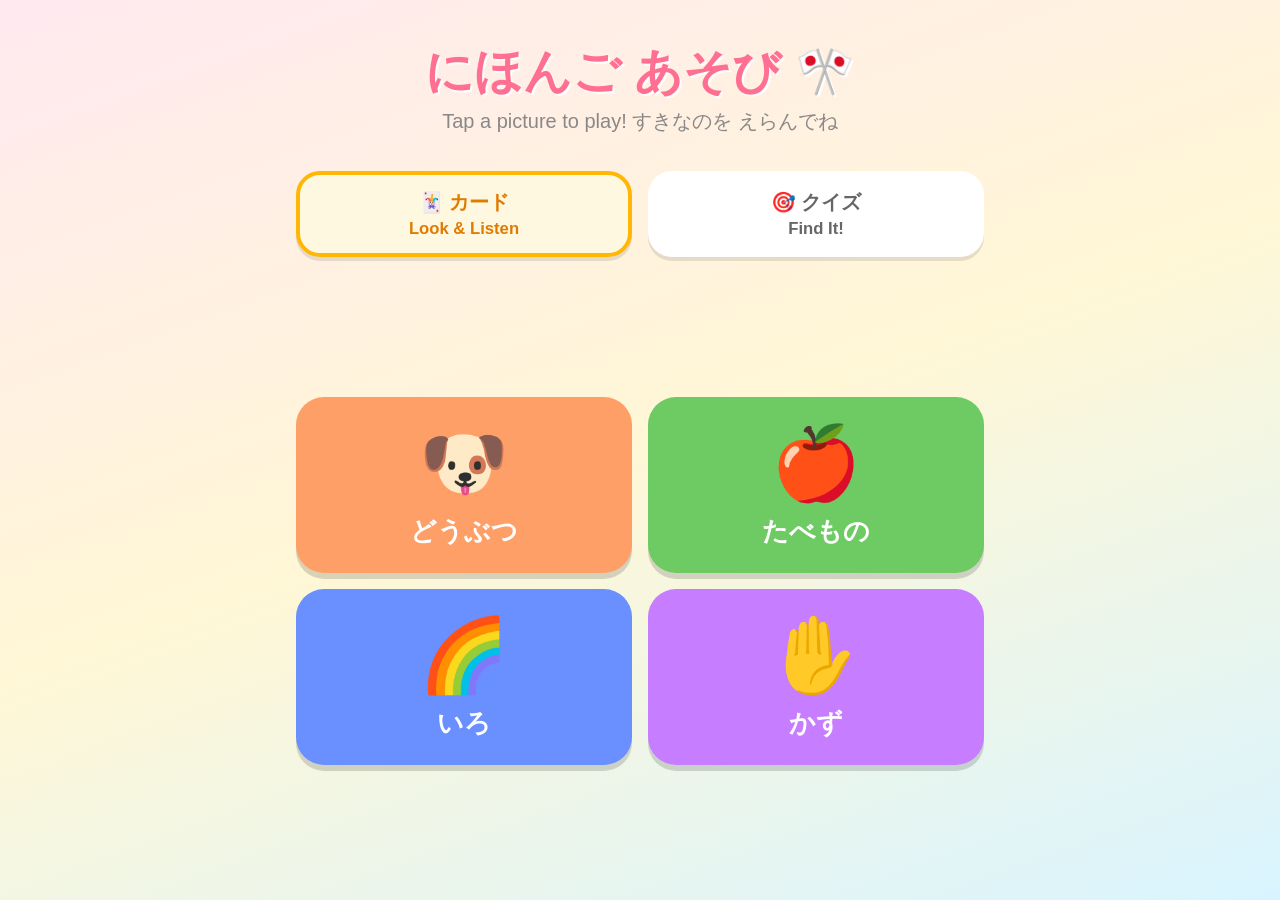
<file: japanese_game_for_kids/index.html>
<!DOCTYPE html>
<html lang="ja">
<head>
<meta charset="UTF-8">
<meta name="viewport" content="width=device-width, initial-scale=1.0, user-scalable=no">
<title>にほんご あそび — Japanese for Little Kids</title>
<style>
  * { margin: 0; padding: 0; box-sizing: border-box; -webkit-tap-highlight-color: transparent; }
  html, body { height: 100%; overflow: hidden; }
  body {
    font-family: "Hiragino Maru Gothic ProN", "Yu Gothic", "Meiryo", "Segoe UI", sans-serif;
    background: linear-gradient(160deg, #ffe9f0 0%, #fff7d6 50%, #d9f4ff 100%);
    display: flex; flex-direction: column; align-items: center;
    user-select: none; touch-action: manipulation;
  }
  .screen { display: none; width: 100%; max-width: 720px; height: 100%; flex-direction: column; align-items: center; padding: 16px; }
  .screen.active { display: flex; }

  /* ---------- Home screen ---------- */
  h1 { font-size: clamp(28px, 7vw, 48px); color: #ff6f91; margin: 24px 0 4px; text-shadow: 2px 2px 0 #fff; }
  .subtitle { font-size: clamp(14px, 3.5vw, 20px); color: #888; margin-bottom: 24px; }
  .cat-grid { display: grid; grid-template-columns: 1fr 1fr; gap: 16px; width: 100%; flex: 1; align-content: center; }
  .cat-btn {
    border: none; border-radius: 28px; padding: 24px 8px; cursor: pointer;
    font-family: inherit; font-size: clamp(18px, 4.5vw, 26px); font-weight: bold; color: #fff;
    box-shadow: 0 6px 0 rgba(0,0,0,0.15); transition: transform .1s;
    display: flex; flex-direction: column; align-items: center; gap: 8px;
  }
  .cat-btn:active { transform: translateY(4px); box-shadow: 0 2px 0 rgba(0,0,0,0.15); }
  .cat-btn .big { font-size: clamp(44px, 12vw, 72px); }
  .cat-animals { background: #ff9f68; }
  .cat-food    { background: #6ecb63; }
  .cat-colors  { background: #6a8fff; }
  .cat-numbers { background: #c77dff; }

  /* ---------- Mode picker ---------- */
  .mode-row { display: flex; gap: 16px; width: 100%; margin: 12px 0 20px; }
  .mode-btn {
    flex: 1; border: 4px solid transparent; border-radius: 24px; padding: 14px 6px;
    font-family: inherit; font-size: clamp(15px, 4vw, 20px); font-weight: bold; cursor: pointer;
    background: #fff; color: #666; box-shadow: 0 4px 0 rgba(0,0,0,0.1);
  }
  .mode-btn.selected { border-color: #ffb703; color: #e07b00; background: #fff8e1; }

  /* ---------- Shared top bar ---------- */
  .topbar { display: flex; width: 100%; align-items: center; justify-content: space-between; margin-bottom: 8px; }
  .home-btn {
    border: none; background: #fff; border-radius: 50%; width: 56px; height: 56px;
    font-size: 28px; cursor: pointer; box-shadow: 0 4px 0 rgba(0,0,0,0.12);
  }
  .home-btn:active { transform: translateY(3px); box-shadow: 0 1px 0 rgba(0,0,0,0.12); }
  .stars { font-size: clamp(20px, 5vw, 28px); letter-spacing: 2px; min-height: 1.2em; }

  /* ---------- Flashcard mode ---------- */
  .card {
    flex: 1; width: 100%; max-height: 60vh; background: #fff; border-radius: 36px;
    box-shadow: 0 10px 24px rgba(0,0,0,0.12); display: flex; flex-direction: column;
    align-items: center; justify-content: center; gap: 8px; cursor: pointer; margin: 8px 0;
  }
  .card .emoji { font-size: clamp(90px, 26vw, 180px); line-height: 1.1; }
  .card .ja { font-size: clamp(36px, 10vw, 64px); font-weight: bold; color: #333; }
  .card .en { font-size: clamp(16px, 4.5vw, 24px); color: #aaa; }
  .card.pop { animation: pop .35s ease; }
  @keyframes pop { 0% {transform: scale(1);} 40% {transform: scale(1.07);} 100% {transform: scale(1);} }
  .nav-row { display: flex; gap: 16px; width: 100%; padding-bottom: 12px; }
  .nav-btn {
    flex: 1; border: none; border-radius: 24px; padding: 18px 0; font-size: 34px; cursor: pointer;
    background: #ffd166; box-shadow: 0 6px 0 #e0a800;
  }
  .nav-btn:active { transform: translateY(4px); box-shadow: 0 2px 0 #e0a800; }

  /* ---------- Quiz mode ---------- */
  .prompt {
    width: 100%; background: #fff; border-radius: 28px; padding: 18px;
    display: flex; align-items: center; justify-content: center; gap: 14px;
    box-shadow: 0 6px 16px rgba(0,0,0,0.1); margin: 8px 0 18px; cursor: pointer;
  }
  .prompt .speaker { font-size: 40px; }
  .prompt .word { font-size: clamp(32px, 9vw, 52px); font-weight: bold; color: #ff6f91; }
  .choices { display: grid; grid-template-columns: 1fr 1fr 1fr; gap: 14px; width: 100%; }
  .choice {
    border: none; background: #fff; border-radius: 28px; aspect-ratio: 1;
    font-size: clamp(52px, 16vw, 96px); cursor: pointer;
    box-shadow: 0 8px 0 rgba(0,0,0,0.12); transition: transform .1s;
    display: flex; align-items: center; justify-content: center;
  }
  .choice:active { transform: translateY(4px); }
  .choice.correct { background: #d3f9d8; animation: pop .4s ease; }
  .choice.wrong { animation: wobble .45s ease; }
  @keyframes wobble {
    0%,100% { transform: translateX(0); }
    25% { transform: translateX(-10px); }
    75% { transform: translateX(10px); }
  }
  .praise {
    font-size: clamp(28px, 8vw, 44px); font-weight: bold; color: #2fb344;
    min-height: 1.4em; margin-top: 18px; text-align: center;
  }

  /* ---------- Confetti ---------- */
  .confetti {
    position: fixed; font-size: 30px; pointer-events: none; z-index: 99;
    animation: fall 1.4s ease-in forwards;
  }
  @keyframes fall {
    0% { transform: translateY(-10vh) rotate(0deg); opacity: 1; }
    100% { transform: translateY(105vh) rotate(360deg); opacity: 0.3; }
  }
</style>
</head>
<body>

<!-- ============ HOME ============ -->
<div class="screen active" id="screen-home">
  <h1>にほんご あそび 🎌</h1>
  <div class="subtitle">Tap a picture to play! すきなのを えらんでね</div>
  <div class="mode-row">
    <button class="mode-btn selected" id="mode-cards" onclick="setMode('cards')">🃏 カード<br><small>Look &amp; Listen</small></button>
    <button class="mode-btn" id="mode-quiz" onclick="setMode('quiz')">🎯 クイズ<br><small>Find It!</small></button>
  </div>
  <div class="cat-grid">
    <button class="cat-btn cat-animals" onclick="startGame('animals')"><span class="big">🐶</span>どうぶつ</button>
    <button class="cat-btn cat-food"    onclick="startGame('food')"><span class="big">🍎</span>たべもの</button>
    <button class="cat-btn cat-colors"  onclick="startGame('colors')"><span class="big">🌈</span>いろ</button>
    <button class="cat-btn cat-numbers" onclick="startGame('numbers')"><span class="big">✋</span>かず</button>
  </div>
</div>

<!-- ============ FLASHCARDS ============ -->
<div class="screen" id="screen-cards">
  <div class="topbar">
    <button class="home-btn" onclick="goHome()">🏠</button>
    <div class="stars" id="stars-cards"></div>
    <div style="width:56px"></div>
  </div>
  <div class="card" id="card" onclick="speakCurrent(true)">
    <div class="emoji" id="card-emoji"></div>
    <div class="ja" id="card-ja"></div>
    <div class="en" id="card-en"></div>
  </div>
  <div class="nav-row">
    <button class="nav-btn" onclick="prevCard()">⬅️</button>
    <button class="nav-btn" onclick="speakCurrent(true)">🔊</button>
    <button class="nav-btn" onclick="nextCard()">➡️</button>
  </div>
</div>

<!-- ============ QUIZ ============ -->
<div class="screen" id="screen-quiz">
  <div class="topbar">
    <button class="home-btn" onclick="goHome()">🏠</button>
    <div class="stars" id="stars-quiz"></div>
    <div style="width:56px"></div>
  </div>
  <div class="prompt" onclick="speakQuiz()">
    <span class="speaker">🔊</span>
    <span class="word" id="quiz-word"></span>
    <span class="word">は どれ？</span>
  </div>
  <div class="choices" id="choices"></div>
  <div class="praise" id="praise"></div>
</div>

<script>
// Words are loaded from the japanese_words table in Supabase (see schema.sql).
// The list below is the fallback when the database is unreachable (offline use).
const SUPABASE_URL = 'https://pujgfojebzyetxypwytg.supabase.co';
const SUPABASE_KEY = 'eyJhbGciOiJIUzI1NiIsInR5cCI6IkpXVCJ9.eyJpc3MiOiJzdXBhYmFzZSIsInJlZiI6InB1amdmb2plYnp5ZXR4eXB3eXRnIiwicm9sZSI6ImFub24iLCJpYXQiOjE3NzUzNDcwOTcsImV4cCI6MjA5MDkyMzA5N30.VaDkMTOy7R6Cbip9hMh1ZmoBtDoAUZckylJCmYD4k4k';

const WORDS = {
  animals: [
    { emoji: "🐱", ja: "ねこ",   en: "cat" },
    { emoji: "🐶", ja: "いぬ",   en: "dog" },
    { emoji: "🐰", ja: "うさぎ", en: "rabbit" },
    { emoji: "🐘", ja: "ぞう",   en: "elephant" },
    { emoji: "🐟", ja: "さかな", en: "fish" },
    { emoji: "🐦", ja: "とり",   en: "bird" },
    { emoji: "🐻", ja: "くま",   en: "bear" },
    { emoji: "🐷", ja: "ぶた",   en: "pig" },
  ],
  food: [
    { emoji: "🍎", ja: "りんご",   en: "apple" },
    { emoji: "🍌", ja: "バナナ",   en: "banana" },
    { emoji: "🍓", ja: "いちご",   en: "strawberry" },
    { emoji: "🍙", ja: "おにぎり", en: "rice ball" },
    { emoji: "🍞", ja: "パン",     en: "bread" },
    { emoji: "🥛", ja: "ぎゅうにゅう", en: "milk" },
  ],
  colors: [
    { emoji: "🔴", ja: "あか",   en: "red" },
    { emoji: "🔵", ja: "あお",   en: "blue" },
    { emoji: "🟡", ja: "きいろ", en: "yellow" },
    { emoji: "🟢", ja: "みどり", en: "green" },
    { emoji: "⚪", ja: "しろ",   en: "white" },
    { emoji: "⚫", ja: "くろ",   en: "black" },
  ],
  numbers: [
    { emoji: "1️⃣", ja: "いち", en: "one" },
    { emoji: "2️⃣", ja: "に",   en: "two" },
    { emoji: "3️⃣", ja: "さん", en: "three" },
    { emoji: "4️⃣", ja: "よん", en: "four" },
    { emoji: "5️⃣", ja: "ご",   en: "five" },
  ],
};
const PRAISE = ["すごい！", "やったね！", "じょうずだね！", "せいかい！"];

async function loadWordsFromDb() {
  try {
    const res = await fetch(
      SUPABASE_URL + "/rest/v1/japanese_words?select=category,emoji,ja,en&order=category,sort_order",
      { headers: { apikey: SUPABASE_KEY, Authorization: "Bearer " + SUPABASE_KEY } }
    );
    if (!res.ok) return;
    const rows = await res.json();
    const byCat = {};
    for (const r of rows) {
      if (!r.category || !r.emoji || !r.ja) continue;
      (byCat[r.category] = byCat[r.category] || []).push({ emoji: r.emoji, ja: r.ja, en: r.en || "" });
    }
    // The quiz needs 3 choices, so only take categories with at least 3 words
    for (const c of Object.keys(byCat)) {
      if (WORDS[c] && byCat[c].length >= 3) WORDS[c] = byCat[c];
    }
  } catch (e) {
    // Offline or database unavailable — keep the built-in words
  }
}
loadWordsFromDb();

let mode = "cards";
let category = "animals";
let cardIndex = 0;
let quizAnswer = null;
let quizLocked = false;
let stars = 0;

// ---------- speech ----------
let jaVoice = null;
function pickVoice() {
  const voices = speechSynthesis.getVoices();
  jaVoice = voices.find(v => v.lang.startsWith("ja")) || null;
}
if ("speechSynthesis" in window) {
  pickVoice();
  speechSynthesis.onvoiceschanged = pickVoice;
}
// Mobile browsers (iOS Safari, Android Chrome) block speech until a
// user tap "unlocks" audio — do it once on the very first touch.
let speechUnlocked = false;
function unlockSpeech() {
  if (speechUnlocked || !("speechSynthesis" in window)) return;
  speechUnlocked = true;
  const u = new SpeechSynthesisUtterance(" ");
  u.volume = 0;
  speechSynthesis.speak(u);
}
document.addEventListener("pointerdown", unlockSpeech, { once: true, capture: true });
document.addEventListener("touchstart", unlockSpeech, { once: true, capture: true });

function speak(text, rate) {
  if (!("speechSynthesis" in window)) return;
  speechSynthesis.cancel();
  if (!jaVoice) pickVoice(); // voices often load late on mobile
  const u = new SpeechSynthesisUtterance(text);
  u.lang = "ja-JP";
  if (jaVoice) u.voice = jaVoice;
  u.rate = rate || 0.8;
  u.pitch = 1.15;
  // Android Chrome silently drops an utterance spoken in the same tick
  // as cancel(); a short delay (plus resume() for iOS's stuck-paused
  // state) makes it reliable.
  setTimeout(() => {
    speechSynthesis.resume();
    speechSynthesis.speak(u);
  }, 80);
}

// ---------- navigation ----------
function setMode(m) {
  mode = m;
  document.getElementById("mode-cards").classList.toggle("selected", m === "cards");
  document.getElementById("mode-quiz").classList.toggle("selected", m === "quiz");
}
function show(id) {
  document.querySelectorAll(".screen").forEach(s => s.classList.remove("active"));
  document.getElementById(id).classList.add("active");
}
function goHome() {
  speechSynthesis.cancel();
  show("screen-home");
}
function startGame(cat) {
  category = cat;
  if (mode === "cards") {
    cardIndex = 0;
    show("screen-cards");
    renderCard();
  } else {
    stars = 0;
    updateStars();
    show("screen-quiz");
    newQuiz();
  }
}

// ---------- flashcards ----------
function renderCard() {
  const w = WORDS[category][cardIndex];
  document.getElementById("card-emoji").textContent = w.emoji;
  document.getElementById("card-ja").textContent = w.ja;
  document.getElementById("card-en").textContent = w.en;
  const card = document.getElementById("card");
  card.classList.remove("pop");
  void card.offsetWidth;
  card.classList.add("pop");
  speak(w.ja);
}
function speakCurrent(slow) {
  speak(WORDS[category][cardIndex].ja, slow ? 0.7 : 0.8);
}
function nextCard() {
  cardIndex = (cardIndex + 1) % WORDS[category].length;
  renderCard();
}
function prevCard() {
  cardIndex = (cardIndex - 1 + WORDS[category].length) % WORDS[category].length;
  renderCard();
}

// ---------- quiz ----------
function shuffle(arr) {
  const a = arr.slice();
  for (let i = a.length - 1; i > 0; i--) {
    const j = Math.floor(Math.random() * (i + 1));
    [a[i], a[j]] = [a[j], a[i]];
  }
  return a;
}
function newQuiz() {
  quizLocked = false;
  document.getElementById("praise").textContent = "";
  const pool = shuffle(WORDS[category]);
  const options = pool.slice(0, 3);
  quizAnswer = options[Math.floor(Math.random() * options.length)];
  document.getElementById("quiz-word").textContent = quizAnswer.ja;
  const box = document.getElementById("choices");
  box.innerHTML = "";
  options.forEach(w => {
    const btn = document.createElement("button");
    btn.className = "choice";
    btn.textContent = w.emoji;
    btn.onclick = () => pick(btn, w);
    box.appendChild(btn);
  });
  speakQuiz();
}
function speakQuiz() {
  speak(quizAnswer.ja + " は どれ？", 0.85);
}
function pick(btn, w) {
  if (quizLocked) return;
  if (w === quizAnswer) {
    quizLocked = true;
    btn.classList.add("correct");
    stars++;
    updateStars();
    const p = PRAISE[Math.floor(Math.random() * PRAISE.length)];
    document.getElementById("praise").textContent = "⭐ " + p;
    speak(p + "　" + w.ja + "！", 0.9);
    confetti();
    setTimeout(newQuiz, 2200);
  } else {
    btn.classList.add("wrong");
    setTimeout(() => btn.classList.remove("wrong"), 500);
    speak("もういっかい！　" + quizAnswer.ja + " は どれ？", 0.85);
  }
}
function updateStars() {
  const shown = Math.min(stars, 10);
  const text = "⭐".repeat(shown) + (stars > 10 ? " +" + (stars - 10) : "");
  document.getElementById("stars-quiz").textContent = text;
  document.getElementById("stars-cards").textContent = text;
}
function confetti() {
  const emojis = ["🎉", "⭐", "🌸", "✨", "🎈"];
  for (let i = 0; i < 14; i++) {
    const el = document.createElement("div");
    el.className = "confetti";
    el.textContent = emojis[Math.floor(Math.random() * emojis.length)];
    el.style.left = Math.random() * 100 + "vw";
    el.style.animationDelay = Math.random() * 0.4 + "s";
    document.body.appendChild(el);
    setTimeout(() => el.remove(), 2000);
  }
}
</script>
</body>
</html>
</file>
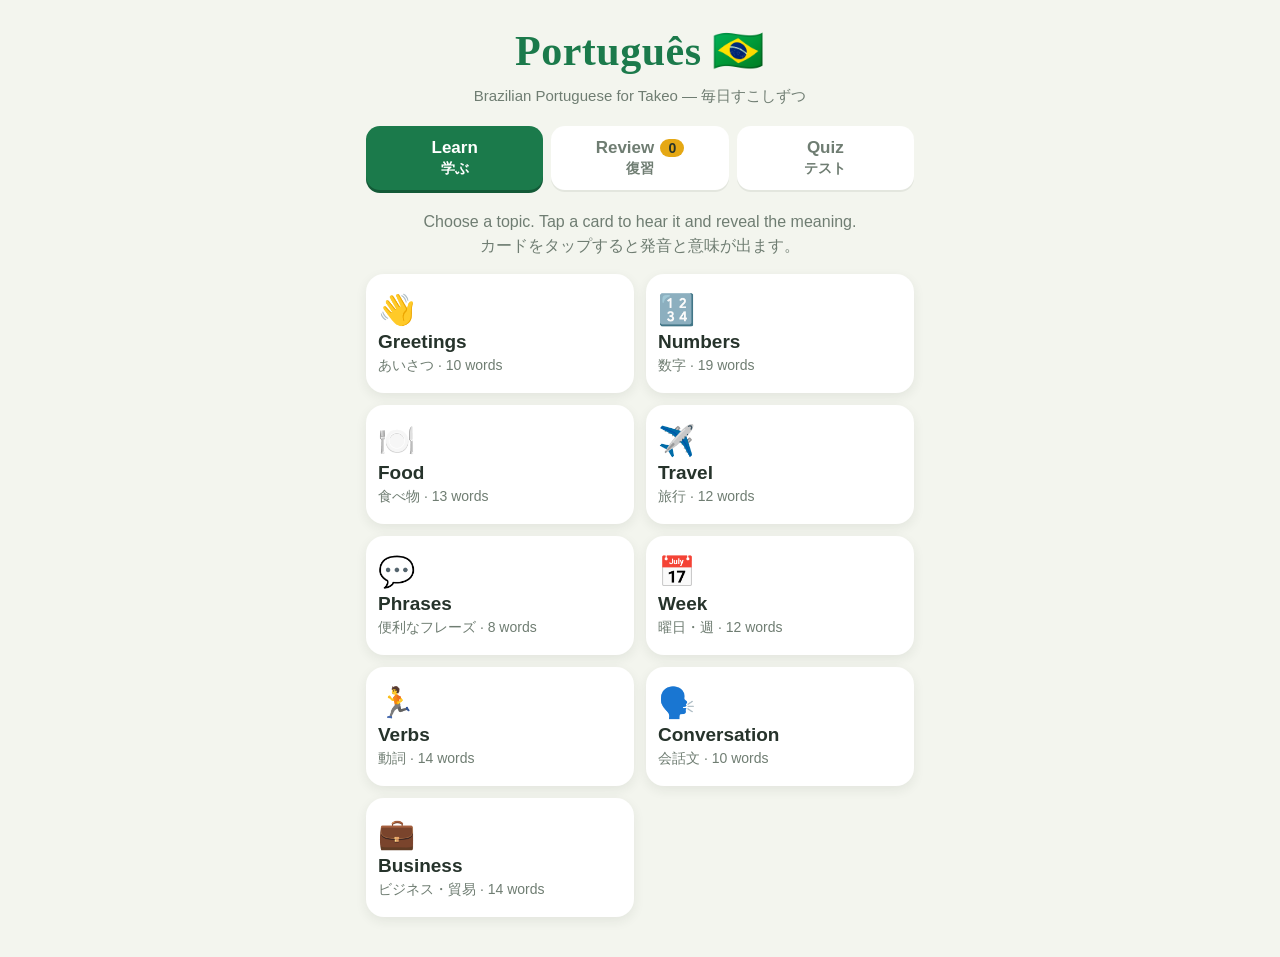
<file: portuguese_game/index.html>
<!DOCTYPE html>
<html lang="pt-BR">
<head>
<meta charset="UTF-8">
<meta name="viewport" content="width=device-width, initial-scale=1.0">
<title>Português — aprender com Takeo</title>
<style>
  :root {
    --ground: #F3F5EE;
    --card: #FFFFFF;
    --card-back: #FBF8EC;
    --ink: #26332B;
    --muted: #6F7D72;
    --verde: #1B7A4B;
    --verde-deep: #135A37;
    --amarelo: #E5A814;
    --amarelo-deep: #B8860B;
    --wrong: #C4453C;
    --right-bg: #DCEFE3;
    --wrong-bg: #F6DDDB;
    --shadow: rgba(38, 51, 43, 0.14);
    --shadow-soft: rgba(38, 51, 43, 0.08);
  }
  @media (prefers-color-scheme: dark) {
    :root {
      --ground: #14201A;
      --card: #1E2C24;
      --card-back: #24332A;
      --ink: #E8EEE8;
      --muted: #93A398;
      --verde: #3FA76F;
      --verde-deep: #2C7A50;
      --amarelo: #E5B542;
      --amarelo-deep: #C09329;
      --wrong: #E06A61;
      --right-bg: #23483330;
      --right-bg: #234833;
      --wrong-bg: #4A2A27;
      --shadow: rgba(0, 0, 0, 0.4);
      --shadow-soft: rgba(0, 0, 0, 0.25);
    }
  }
  :root[data-theme="light"] {
    --ground: #F3F5EE; --card: #FFFFFF; --card-back: #FBF8EC;
    --ink: #26332B; --muted: #6F7D72;
    --verde: #1B7A4B; --verde-deep: #135A37;
    --amarelo: #E5A814; --amarelo-deep: #B8860B;
    --wrong: #C4453C; --right-bg: #DCEFE3; --wrong-bg: #F6DDDB;
    --shadow: rgba(38, 51, 43, 0.14); --shadow-soft: rgba(38, 51, 43, 0.08);
  }
  :root[data-theme="dark"] {
    --ground: #14201A; --card: #1E2C24; --card-back: #24332A;
    --ink: #E8EEE8; --muted: #93A398;
    --verde: #3FA76F; --verde-deep: #2C7A50;
    --amarelo: #E5B542; --amarelo-deep: #C09329;
    --wrong: #E06A61; --right-bg: #234833; --wrong-bg: #4A2A27;
    --shadow: rgba(0, 0, 0, 0.4); --shadow-soft: rgba(0, 0, 0, 0.25);
  }

  * { margin: 0; padding: 0; box-sizing: border-box; -webkit-tap-highlight-color: transparent; }
  body {
    font-family: "Segoe UI", -apple-system, "Hiragino Sans", "Yu Gothic", sans-serif;
    background: var(--ground); color: var(--ink);
    display: flex; justify-content: center; min-height: 100vh;
    font-size: 18px; line-height: 1.5;
  }
  .app { width: 100%; max-width: 580px; padding: 20px 16px 40px; }
  button { font-family: inherit; color: inherit; cursor: pointer; }
  button:focus-visible { outline: 3px solid var(--amarelo); outline-offset: 2px; }

  /* ---------- Header ---------- */
  header { text-align: center; margin-bottom: 18px; }
  h1 {
    font-family: Georgia, "Times New Roman", serif;
    font-size: clamp(30px, 7vw, 42px); color: var(--verde);
    letter-spacing: 0.5px;
  }
  .tagline { color: var(--muted); font-size: 15px; margin-top: 2px; }

  /* ---------- Tabs ---------- */
  .tabs { display: flex; gap: 8px; margin-bottom: 20px; }
  .tab {
    flex: 1; padding: 12px 4px; border: none; border-radius: 14px;
    background: var(--card); color: var(--muted); font-size: 17px; font-weight: 600;
    box-shadow: 0 2px 0 var(--shadow-soft);
  }
  .tab.active { background: var(--verde); color: #fff; box-shadow: 0 3px 0 var(--verde-deep); }
  .tab .badge {
    display: inline-block; min-width: 24px; padding: 1px 7px; margin-left: 6px;
    border-radius: 12px; background: var(--amarelo); color: #26332B; font-size: 14px;
  }

  /* ---------- Panels ---------- */
  .panel { display: none; }
  .panel.active { display: block; }
  .hint { color: var(--muted); font-size: 16px; text-align: center; margin: 10px 0 16px; }

  /* ---------- Category grid ---------- */
  .cat-grid { display: grid; grid-template-columns: 1fr 1fr; gap: 12px; }
  .cat-btn {
    border: none; border-radius: 18px; padding: 18px 12px; text-align: left;
    background: var(--card); box-shadow: 0 4px 12px var(--shadow-soft);
    display: flex; flex-direction: column; gap: 4px;
  }
  .cat-btn:active { transform: translateY(2px); }
  .cat-btn .icon { font-size: 30px; }
  .cat-btn .name { font-size: 19px; font-weight: 700; }
  .cat-btn .sub { font-size: 14px; color: var(--muted); }
  .cat-btn.all { grid-column: 1 / -1; flex-direction: row; align-items: center; gap: 12px; }

  /* ---------- Flashcard ---------- */
  .study-top {
    display: flex; align-items: center; justify-content: space-between; margin-bottom: 12px;
  }
  .back-btn {
    border: none; background: var(--card); border-radius: 12px; padding: 10px 16px;
    font-size: 16px; box-shadow: 0 2px 0 var(--shadow-soft);
  }
  .progress { color: var(--muted); font-size: 16px; font-variant-numeric: tabular-nums; }
  .flashcard {
    width: 100%; min-height: 300px; border: none; border-radius: 24px;
    background: var(--card); box-shadow: 0 10px 26px var(--shadow);
    display: flex; flex-direction: column; align-items: center; justify-content: center;
    gap: 14px; padding: 28px 20px; text-align: center;
  }
  .flashcard.revealed { background: var(--card-back); }
  .pt-word {
    font-family: Georgia, "Times New Roman", serif;
    font-size: clamp(34px, 8vw, 52px); color: var(--ink); text-wrap: balance;
  }
  .meanings { display: none; flex-direction: column; gap: 6px; }
  .flashcard.revealed .meanings { display: flex; }
  .meaning-en { font-size: 24px; font-weight: 600; }
  .meaning-ja { font-size: 22px; color: var(--muted); }
  .meaning-note {
    font-size: 16px; color: var(--muted); line-height: 1.6;
    margin-top: 10px; padding-top: 10px;
    border-top: 1px dashed var(--muted); max-width: 46ch;
  }
  .tap-hint { font-size: 15px; color: var(--muted); }
  .flashcard.revealed .tap-hint { display: none; }

  .audio-row { display: flex; gap: 12px; justify-content: center; margin: 14px 0; }
  .audio-btn {
    border: none; border-radius: 14px; padding: 12px 22px; font-size: 18px;
    background: var(--card); box-shadow: 0 3px 0 var(--shadow-soft);
  }
  .grade-row { display: flex; gap: 12px; }
  .grade-btn {
    flex: 1; border: none; border-radius: 16px; padding: 16px 8px;
    font-size: 18px; font-weight: 700; color: #fff;
  }
  .grade-hard { background: var(--wrong); box-shadow: 0 4px 0 #8F2F28; }
  .grade-easy { background: var(--verde); box-shadow: 0 4px 0 var(--verde-deep); }
  .grade-btn small { display: block; font-weight: 400; font-size: 13px; opacity: 0.85; }
  .grade-btn:active { transform: translateY(2px); }

  .done-box { text-align: center; padding: 50px 20px; }
  .done-box .big { font-size: 54px; margin-bottom: 10px; }
  .done-box p { color: var(--muted); margin-top: 6px; }

  /* ---------- Quiz ---------- */
  .quiz-q {
    background: var(--card); border-radius: 20px; padding: 24px 18px; text-align: center;
    box-shadow: 0 6px 18px var(--shadow-soft); margin-bottom: 16px;
  }
  .quiz-q .pt-word { font-size: clamp(26px, 6vw, 38px); }
  .quiz-q .ask { color: var(--muted); font-size: 15px; margin-bottom: 6px; }
  .options { display: flex; flex-direction: column; gap: 10px; }
  .option {
    border: none; border-radius: 14px; padding: 16px 14px; font-size: 19px;
    background: var(--card); box-shadow: 0 3px 0 var(--shadow-soft); text-align: left;
  }
  .option .ja-small { color: var(--muted); font-size: 15px; margin-left: 8px; }
  .option.right { background: var(--right-bg); }
  .option.wrongpick { background: var(--wrong-bg); }
  .quiz-score { text-align: center; color: var(--muted); margin-top: 14px; font-variant-numeric: tabular-nums; }

  @media (prefers-reduced-motion: reduce) {
    * { transition: none !important; animation: none !important; }
  }
</style>
</head>
<body>
<div class="app">
  <header>
    <h1>Português 🇧🇷</h1>
    <div class="tagline">Brazilian Portuguese for Takeo — 毎日すこしずつ</div>
  </header>

  <div class="tabs">
    <button class="tab active" data-tab="learn">Learn<br><small>学ぶ</small></button>
    <button class="tab" data-tab="review">Review<span class="badge" id="due-badge">0</span><br><small>復習</small></button>
    <button class="tab" data-tab="quiz">Quiz<br><small>テスト</small></button>
  </div>

  <!-- LEARN: pick category -->
  <div class="panel active" id="panel-learn">
    <p class="hint">Choose a topic. Tap a card to hear it and reveal the meaning.<br>カードをタップすると発音と意味が出ます。</p>
    <div class="cat-grid" id="learn-cats"></div>
  </div>

  <!-- REVIEW -->
  <div class="panel" id="panel-review"></div>

  <!-- QUIZ: pick category -->
  <div class="panel" id="panel-quiz">
    <p class="hint">10 questions. Wrong answers come back in Review.<br>間違えた単語は復習に戻ります。</p>
    <div class="cat-grid" id="quiz-cats"></div>
  </div>

  <!-- STUDY (flashcards) -->
  <div class="panel" id="panel-study">
    <div class="study-top">
      <button class="back-btn" id="study-back">← Back</button>
      <div class="progress" id="study-progress"></div>
    </div>
    <button class="flashcard" id="flashcard">
      <div class="pt-word" id="fc-pt"></div>
      <div class="meanings">
        <div class="meaning-en" id="fc-en"></div>
        <div class="meaning-ja" id="fc-ja"></div>
        <div class="meaning-note" id="fc-note"></div>
      </div>
      <div class="tap-hint">tap to reveal ▾</div>
    </button>
    <div class="audio-row">
      <button class="audio-btn" id="fc-say">🔊 Ouvir</button>
      <button class="audio-btn" id="fc-slow">🐢 Devagar (slow)</button>
    </div>
    <div class="grade-row">
      <button class="grade-btn grade-hard" id="grade-hard">むずかしい<small>Hard — see it again soon</small></button>
      <button class="grade-btn grade-easy" id="grade-easy">おぼえた！<small>Easy — wait longer</small></button>
    </div>
  </div>

  <!-- QUIZ PLAY -->
  <div class="panel" id="panel-quizplay">
    <div class="study-top">
      <button class="back-btn" id="quiz-back">← Back</button>
      <div class="progress" id="quiz-progress"></div>
    </div>
    <div class="quiz-q">
      <div class="ask" id="q-ask"></div>
      <div class="pt-word" id="q-word"></div>
    </div>
    <div class="options" id="q-options"></div>
    <div class="quiz-score" id="q-score"></div>
  </div>
</div>

<script>
// Words are loaded from the portuguese_words table in Supabase (see schema.sql).
// The list below is the fallback when the database is unreachable.
const SUPABASE_URL = 'https://pujgfojebzyetxypwytg.supabase.co';
const SUPABASE_KEY = 'eyJhbGciOiJIUzI1NiIsInR5cCI6IkpXVCJ9.eyJpc3MiOiJzdXBhYmFzZSIsInJlZiI6InB1amdmb2plYnp5ZXR4eXB3eXRnIiwicm9sZSI6ImFub24iLCJpYXQiOjE3NzUzNDcwOTcsImV4cCI6MjA5MDkyMzA5N30.VaDkMTOy7R6Cbip9hMh1ZmoBtDoAUZckylJCmYD4k4k';

const CATS = [
  { key: "cumprimentos", icon: "👋", name: "Greetings", sub: "あいさつ" },
  { key: "numeros",      icon: "🔢", name: "Numbers",   sub: "数字" },
  { key: "comida",       icon: "🍽️", name: "Food",      sub: "食べ物" },
  { key: "viagem",       icon: "✈️", name: "Travel",    sub: "旅行" },
  { key: "frases",       icon: "💬", name: "Phrases",   sub: "便利なフレーズ" },
  { key: "semana",       icon: "📅", name: "Week",      sub: "曜日・週" },
  { key: "verbos",       icon: "🏃", name: "Verbs",     sub: "動詞" },
  { key: "conversa",     icon: "🗣️", name: "Conversation", sub: "会話文" },
  { key: "negocios",     icon: "💼", name: "Business",  sub: "ビジネス・貿易" },
];

let WORDS = {
  cumprimentos: [
    { pt: "Prazer em conhecer", en: "Nice to meet you", ja: "はじめまして",
      note: "prazer = pleasure（喜び） / em = in / conhecer = to know（知る） → “pleasure in knowing you”" },
    { pt: "Como você está?", en: "How are you?", ja: "お元気ですか？",
      note: "como = how / você = you / está = are（estar の活用）" },
    { pt: "Como vai?", en: "How's it going?", ja: "調子はどうですか？",
      note: "como = how / vai = goes（ir の活用） → “how goes it?”" },
    { pt: "Há quanto tempo!", en: "Long time no see!", ja: "お久しぶりです！",
      note: "há = it has been / quanto = how much / tempo = time（時間） → “it's been so much time!”" },
    { pt: "Seja bem-vindo", en: "Welcome", ja: "ようこそ",
      note: "seja = be（ser の命令形） / bem = well（よく） / vindo = come（来た） → “be well-come”" },
    { pt: "Até logo", en: "See you soon", ja: "また後でね",
      note: "até = until（〜まで） / logo = soon（すぐ）" },
    { pt: "Até amanhã", en: "See you tomorrow", ja: "また明日",
      note: "até = until（〜まで） / amanhã = tomorrow（明日）" },
    { pt: "Bom fim de semana", en: "Have a good weekend", ja: "よい週末を",
      note: "bom = good / fim = end（終わり） / de = of / semana = week（週） → “good end of week”" },
    { pt: "Faz tempo que não te vejo", en: "I haven't seen you in a while", ja: "しばらく会っていませんでしたね",
      note: "faz tempo = it's been a while / que = that / não te vejo = I don't see you（te = あなたを, vejo = 見る）" },
    { pt: "Cuide-se", en: "Take care", ja: "気をつけてね・お大事に",
      note: "cuidar = to take care（世話する） + se = yourself（自分を）" },
  ],
  numeros: [
    { pt: "onze",      en: "eleven (11)",    ja: "十一" },
    { pt: "doze",      en: "twelve (12)",    ja: "十二" },
    { pt: "treze",     en: "thirteen (13)",  ja: "十三" },
    { pt: "catorze",   en: "fourteen (14)",  ja: "十四" },
    { pt: "quinze",    en: "fifteen (15)",   ja: "十五" },
    { pt: "dezesseis", en: "sixteen (16)",   ja: "十六", note: "dez (10) + e (と) + seis (6)" },
    { pt: "dezessete", en: "seventeen (17)", ja: "十七", note: "dez (10) + e (と) + sete (7)" },
    { pt: "dezoito",   en: "eighteen (18)",  ja: "十八", note: "dez (10) + oito (8)" },
    { pt: "dezenove",  en: "nineteen (19)",  ja: "十九", note: "dez (10) + nove (9)" },
    { pt: "vinte",     en: "twenty (20)",    ja: "二十" },
    { pt: "trinta",    en: "thirty (30)",    ja: "三十" },
    { pt: "quarenta",  en: "forty (40)",     ja: "四十", note: "quatro (4) が語源" },
    { pt: "cinquenta", en: "fifty (50)",     ja: "五十", note: "cinco (5) が語源" },
    { pt: "sessenta",  en: "sixty (60)",     ja: "六十", note: "seis (6) が語源" },
    { pt: "setenta",   en: "seventy (70)",   ja: "七十", note: "sete (7) が語源" },
    { pt: "oitenta",   en: "eighty (80)",    ja: "八十", note: "oito (8) が語源" },
    { pt: "noventa",   en: "ninety (90)",    ja: "九十", note: "nove (9) が語源" },
    { pt: "cem",       en: "one hundred (100)", ja: "百" },
    { pt: "mil",       en: "one thousand (1000)", ja: "千" },
  ],
  comida: [
    { pt: "o café da manhã", en: "breakfast", ja: "朝食",
      note: "café = coffee（コーヒー） / da manhã = of the morning（朝の, de + a） → “morning coffee”" },
    { pt: "o almoço",   en: "lunch",  ja: "昼食" },
    { pt: "o jantar",   en: "dinner", ja: "夕食" },
    { pt: "o churrasco", en: "Brazilian barbecue", ja: "シュラスコ（ブラジル式焼肉）" },
    { pt: "a feijoada", en: "feijoada (black bean & meat stew)", ja: "フェイジョアーダ（豆と肉の煮込み）",
      note: "feijão = beans（豆）が語源 — ブラジルの国民食" },
    { pt: "o suco de laranja", en: "orange juice", ja: "オレンジジュース",
      note: "suco = juice（ジュース） / de = of / laranja = orange（オレンジ）" },
    { pt: "a sobremesa", en: "dessert", ja: "デザート",
      note: "sobre = over（〜の上に） / mesa = table（テーブル） → “after the meal, on the table”" },
    { pt: "o legume",   en: "vegetable", ja: "野菜" },
    { pt: "o queijo",   en: "cheese",    ja: "チーズ" },
    { pt: "o açúcar",   en: "sugar",     ja: "砂糖" },
    { pt: "o sal",      en: "salt",      ja: "塩" },
    { pt: "Está delicioso!", en: "It's delicious!", ja: "おいしいです！",
      note: "está = is（estar） / delicioso = delicious（おいしい）" },
    { pt: "Estou com fome", en: "I'm hungry", ja: "お腹がすきました",
      note: "estou = I am（estar） / com = with（〜と共に） / fome = hunger（空腹） → “I am with hunger”" },
  ],
  viagem: [
    { pt: "a praia",      en: "beach",    ja: "ビーチ" },
    { pt: "a passagem",   en: "ticket (plane / bus)", ja: "航空券・乗車券",
      note: "passar = to pass（通る）が語源 → “a passing”" },
    { pt: "o voo",        en: "flight",   ja: "フライト（便）",
      note: "voar = to fly（飛ぶ）が語源" },
    { pt: "a mala",       en: "suitcase", ja: "スーツケース" },
    { pt: "o passaporte", en: "passport", ja: "パスポート" },
    { pt: "a reserva",    en: "reservation", ja: "予約",
      note: "reservar = to reserve（予約する）が語源" },
    { pt: "o câmbio",     en: "currency exchange", ja: "両替・為替" },
    { pt: "a diária",     en: "daily rate (hotel)", ja: "宿泊料金（1泊分）",
      note: "dia = day（日）が語源 → “per-day charge”" },
    { pt: "Que horas sai o ônibus?", en: "What time does the bus leave?", ja: "バスは何時に出ますか？",
      note: "que horas = what time（何時） / sai = leaves（sair の活用） / o ônibus = the bus" },
    { pt: "Pode me levar ao hotel?", en: "Can you take me to the hotel?", ja: "ホテルまで連れて行ってもらえますか？",
      note: "pode = can（poder） / me levar = take me（私を連れて行く） / ao = to the（a + o） / hotel" },
    { pt: "É longe daqui?", en: "Is it far from here?", ja: "ここから遠いですか？",
      note: "é = is（ser） / longe = far（遠い） / daqui = from here（de + aqui, ここから）" },
    { pt: "Estou perdido", en: "I am lost", ja: "道に迷いました",
      note: "estou = I am（estar） / perdido = lost（perder = to lose の過去分詞）" },
  ],
  frases: [
    { pt: "Eu não entendo",     en: "I don't understand",      ja: "わかりません",
      note: "eu = I（私） / não = not / entendo = understand（entender の活用）" },
    { pt: "Fala inglês?",       en: "Do you speak English?",   ja: "英語を話せますか？",
      note: "fala = speak（falar の活用） / inglês = English（英語）" },
    { pt: "Meu nome é Takeo",   en: "My name is Takeo",        ja: "私の名前はタケオです",
      note: "meu = my（私の） / nome = name（名前） / é = is（ser の活用）" },
    { pt: "Pode repetir?",      en: "Can you repeat?",         ja: "もう一度お願いします",
      note: "pode = can（poder の活用） / repetir = to repeat（繰り返す）" },
    { pt: "Eu sou do Japão",    en: "I am from Japan",         ja: "日本から来ました",
      note: "eu sou = I am（ser） / do = from the（de + o） / Japão = Japan（日本）" },
    { pt: "Quero isso",         en: "I want this",             ja: "これがほしいです",
      note: "quero = I want（querer の活用） / isso = this（これ）" },
    { pt: "A conta, por favor", en: "The check, please",       ja: "お会計お願いします",
      note: "a conta = the bill（勘定） / por favor = please（お願いします）" },
    { pt: "Está bom",           en: "It's good / OK",          ja: "いいですね",
      note: "está = is（estar の活用） / bom = good（良い）" },
  ],
  semana: [
    { pt: "a semana",       en: "week",      ja: "週" },
    { pt: "segunda-feira",  en: "Monday",    ja: "月曜日",
      note: "segunda = second（第二の） + feira = market day（市の日） → “2nd day”（日曜日から数えて）" },
    { pt: "terça-feira",    en: "Tuesday",   ja: "火曜日",
      note: "terça = third（第三の） + feira → “3rd day”" },
    { pt: "quarta-feira",   en: "Wednesday", ja: "水曜日",
      note: "quarta = fourth（第四の） + feira → “4th day”（quatro = 4 と同じ語源）" },
    { pt: "quinta-feira",   en: "Thursday",  ja: "木曜日",
      note: "quinta = fifth（第五の） + feira → “5th day”（cinco = 5 と同じ語源）" },
    { pt: "sexta-feira",    en: "Friday",    ja: "金曜日",
      note: "sexta = sixth（第六の） + feira → “6th day”（seis = 6 と同じ語源）" },
    { pt: "sábado",         en: "Saturday",  ja: "土曜日",
      note: "安息日（Sabbath）が語源 — 数字ではない" },
    { pt: "domingo",        en: "Sunday",    ja: "日曜日",
      note: "ラテン語 dies Dominicus（主の日）が語源 — 数字ではない" },
    { pt: "o fim de semana", en: "weekend",  ja: "週末",
      note: "fim = end（終わり） / de = of / semana = week（週）" },
    { pt: "hoje",           en: "today",     ja: "今日" },
    { pt: "amanhã",         en: "tomorrow",  ja: "明日" },
    { pt: "ontem",          en: "yesterday", ja: "昨日" },
  ],
  verbos: [
    { pt: "ser",       en: "to be (permanent)", ja: "〜である（永続的）" },
    { pt: "estar",     en: "to be (right now)", ja: "〜である（一時的）" },
    { pt: "ter",       en: "to have",           ja: "持つ" },
    { pt: "fazer",     en: "to do / to make",   ja: "する・作る" },
    { pt: "ir",        en: "to go",             ja: "行く" },
    { pt: "querer",    en: "to want",           ja: "ほしい・〜したい" },
    { pt: "poder",     en: "can / may",         ja: "できる" },
    { pt: "falar",     en: "to speak",          ja: "話す" },
    { pt: "comer",     en: "to eat",            ja: "食べる" },
    { pt: "beber",     en: "to drink",          ja: "飲む" },
    { pt: "comprar",   en: "to buy",            ja: "買う" },
    { pt: "vender",    en: "to sell",           ja: "売る" },
    { pt: "trabalhar", en: "to work",           ja: "働く" },
    { pt: "entender",  en: "to understand",     ja: "理解する" },
  ],
  conversa: [
    { pt: "Onde você mora?",              en: "Where do you live?",            ja: "どこに住んでいますか？",
      note: "onde = where（どこ） / você = you / mora = live（morar の活用）" },
    { pt: "Eu moro no Japão",             en: "I live in Japan",               ja: "日本に住んでいます",
      note: "eu = I / moro = live（morar の活用） / no = in the（em + o） / Japão = Japan（日本）" },
    { pt: "O que você recomenda?",        en: "What do you recommend?",        ja: "おすすめは何ですか？",
      note: "o que = what（何） / você = you / recomenda = recommend（recomendar の活用）" },
    { pt: "Pode falar mais devagar?",     en: "Can you speak more slowly?",    ja: "もっとゆっくり話してもらえますか？",
      note: "pode = can（poder） / falar = to speak（話す） / mais = more（もっと） / devagar = slowly（ゆっくり）" },
    { pt: "Estou aprendendo português",   en: "I am learning Portuguese",      ja: "ポルトガル語を勉強しています",
      note: "estou = I am（estar） / aprendendo = learning（aprender の進行形） / português = Portuguese" },
    { pt: "Que horas são?",               en: "What time is it?",              ja: "いま何時ですか？",
      note: "que = what（何） / horas = hours（時） / são = are（ser の活用） → “what hours are they?”" },
    { pt: "Hoje está muito quente",       en: "Today is very hot",             ja: "今日はとても暑いです",
      note: "hoje = today（今日） / está = is（estar） / muito = very（とても） / quente = hot（暑い）" },
    { pt: "Vai chover amanhã?",           en: "Will it rain tomorrow?",        ja: "明日は雨が降りますか？",
      note: "vai = will / is going to（ir） / chover = to rain（雨が降る） / amanhã = tomorrow（明日）" },
    { pt: "Quanto tempo demora?",         en: "How long does it take?",        ja: "どのくらい時間がかかりますか？",
      note: "quanto = how much（どのくらい） / tempo = time（時間） / demora = takes（demorar の活用）" },
    { pt: "Foi um prazer falar com você", en: "It was a pleasure talking with you", ja: "お話しできてうれしかったです",
      note: "foi = was（ser の過去形） / um prazer = a pleasure（喜び） / falar = to talk / com você = with you（あなたと）" },
  ],
  negocios: [
    { pt: "empresa",          en: "company",           ja: "会社" },
    { pt: "reunião",          en: "meeting",           ja: "会議" },
    { pt: "contrato",         en: "contract",          ja: "契約" },
    { pt: "preço",            en: "price",             ja: "価格" },
    { pt: "imposto",          en: "tax",               ja: "税金" },
    { pt: "alfândega",        en: "customs",           ja: "税関" },
    { pt: "exportação",       en: "export",            ja: "輸出" },
    { pt: "importação",       en: "import",            ja: "輸入" },
    { pt: "frete",            en: "freight / shipping cost", ja: "運賃・送料" },
    { pt: "fatura",           en: "invoice",           ja: "請求書" },
    { pt: "prazo de entrega", en: "delivery deadline", ja: "納期",
      note: "prazo = deadline / time limit（期限） / de = of（〜の） / entrega = delivery（納品・配達, entregar = to deliver） → “deadline of delivery”" },
    { pt: "fornecedor",       en: "supplier",          ja: "仕入先" },
    { pt: "cliente",          en: "customer",          ja: "顧客" },
    { pt: "Vamos fechar o negócio", en: "Let's close the deal", ja: "取引をまとめましょう",
      note: "vamos = let's（ir の活用） / fechar = to close（閉める） / o negócio = the deal（取引）" },
  ],
};

async function loadWordsFromDb() {
  try {
    const res = await fetch(
      SUPABASE_URL + "/rest/v1/portuguese_words?select=category,pt,en,ja,note&order=category,sort_order",
      { headers: { apikey: SUPABASE_KEY, Authorization: "Bearer " + SUPABASE_KEY } }
    );
    if (!res.ok) return;
    const rows = await res.json();
    const byCat = {};
    for (const r of rows) {
      if (!r.category || !r.pt) continue;
      (byCat[r.category] = byCat[r.category] || []).push({ pt: r.pt, en: r.en || "", ja: r.ja || "", note: r.note || "" });
    }
    for (const c of Object.keys(byCat)) {
      if (WORDS[c] && byCat[c].length >= 4) WORDS[c] = byCat[c];
    }
    renderCatGrids();
    updateDueBadge();
  } catch (e) { /* offline — keep built-in words */ }
}
loadWordsFromDb();

// ---------- speech (pt-BR) ----------
let ptVoice = null;
function pickVoice() {
  const voices = speechSynthesis.getVoices();
  ptVoice = voices.find(v => v.lang.replace("_", "-").toLowerCase() === "pt-br")
         || voices.find(v => v.lang.toLowerCase().startsWith("pt"))
         || null;
}
if ("speechSynthesis" in window) {
  pickVoice();
  speechSynthesis.onvoiceschanged = pickVoice;
}
let speechUnlocked = false;
function unlockSpeech() {
  if (speechUnlocked || !("speechSynthesis" in window)) return;
  speechUnlocked = true;
  const u = new SpeechSynthesisUtterance(" ");
  u.volume = 0;
  speechSynthesis.speak(u);
}
document.addEventListener("pointerdown", unlockSpeech, { once: true, capture: true });
document.addEventListener("touchstart", unlockSpeech, { once: true, capture: true });

function speak(text, rate) {
  if (!("speechSynthesis" in window)) return;
  speechSynthesis.cancel();
  if (!ptVoice) pickVoice();
  const u = new SpeechSynthesisUtterance(text);
  u.lang = "pt-BR";
  if (ptVoice) u.voice = ptVoice;
  u.rate = rate || 0.85;
  setTimeout(() => { speechSynthesis.resume(); speechSynthesis.speak(u); }, 80);
}

// ---------- spaced repetition (Leitner boxes, saved on this device) ----------
const DAY = 86400000;
const INTERVALS = [0, 1, 3, 7, 14, 30]; // days until next review, by box
function loadSrs() {
  try { return JSON.parse(localStorage.getItem("pt_srs") || "{}"); }
  catch (e) { return {}; }
}
function saveSrs(s) { localStorage.setItem("pt_srs", JSON.stringify(s)); }
function grade(word, ok) {
  const s = loadSrs();
  const rec = s[word.pt] || { b: 0 };
  rec.b = ok ? Math.min(rec.b + 1, INTERVALS.length - 1) : 0;
  rec.d = Date.now() + INTERVALS[rec.b] * DAY;
  s[word.pt] = rec;
  saveSrs(s);
  updateDueBadge();
}
function allWords() {
  return Object.values(WORDS).flat();
}
function dueWords() {
  const s = loadSrs();
  const now = Date.now();
  // due = studied before and its wait time has passed
  return allWords().filter(w => s[w.pt] && s[w.pt].d <= now);
}
function updateDueBadge() {
  document.getElementById("due-badge").textContent = dueWords().length;
}

// ---------- tabs & panels ----------
function showPanel(id) {
  document.querySelectorAll(".panel").forEach(p => p.classList.remove("active"));
  document.getElementById(id).classList.add("active");
}
document.querySelectorAll(".tab").forEach(t => t.addEventListener("click", () => {
  document.querySelectorAll(".tab").forEach(x => x.classList.remove("active"));
  t.classList.add("active");
  speechSynthesis.cancel();
  const tab = t.dataset.tab;
  if (tab === "learn") showPanel("panel-learn");
  if (tab === "quiz") showPanel("panel-quiz");
  if (tab === "review") startReview();
}));

// ---------- category grids ----------
function catButton(cat, count, onclick) {
  const b = document.createElement("button");
  b.className = "cat-btn";
  b.innerHTML = '<span class="icon">' + cat.icon + '</span><span class="name">' + cat.name +
                '</span><span class="sub">' + cat.sub + " · " + count + " words</span>";
  b.addEventListener("click", onclick);
  return b;
}
function renderCatGrids() {
  const learn = document.getElementById("learn-cats");
  const quiz = document.getElementById("quiz-cats");
  learn.innerHTML = ""; quiz.innerHTML = "";
  for (const cat of CATS) {
    const n = (WORDS[cat.key] || []).length;
    learn.appendChild(catButton(cat, n, () => startLearn(cat.key)));
    quiz.appendChild(catButton(cat, n, () => startQuiz(WORDS[cat.key])));
  }
  const all = document.createElement("button");
  all.className = "cat-btn all";
  all.innerHTML = '<span class="icon">🇧🇷</span><span><span class="name">Everything mixed</span> <span class="sub">全部ミックス · ' + allWords().length + ' words</span></span>';
  all.addEventListener("click", () => startQuiz(allWords()));
  quiz.appendChild(all);
}

// ---------- flashcard study (Learn & Review share this) ----------
let studyQueue = [];
let studyIndex = 0;
let studyReturnTab = "learn";

function startLearn(catKey) {
  studyQueue = WORDS[catKey].slice();
  studyIndex = 0;
  studyReturnTab = "learn";
  showPanel("panel-study");
  renderStudyCard();
}
function startReview() {
  const due = shuffle(dueWords());
  if (due.length === 0) {
    document.getElementById("panel-review").innerHTML =
      '<div class="done-box"><div class="big">🎉</div><b>Nothing to review right now!</b>' +
      '<p>今日の復習は終わりです。Learn で新しい単語をどうぞ。<br>Words come back here when it is time to remember them again.</p></div>';
    showPanel("panel-review");
    return;
  }
  studyQueue = due;
  studyIndex = 0;
  studyReturnTab = "review";
  showPanel("panel-study");
  renderStudyCard();
}
function renderStudyCard() {
  if (studyIndex >= studyQueue.length) {
    const isReview = studyReturnTab === "review";
    document.getElementById("panel-review").innerHTML =
      '<div class="done-box"><div class="big">👏</div><b>' +
      (isReview ? "Review finished — muito bem!" : "Topic finished — parabéns!") +
      '</b><p>' + studyQueue.length + ' cards done. おつかれさまでした！</p></div>';
    showPanel("panel-review");
    updateDueBadge();
    return;
  }
  const w = studyQueue[studyIndex];
  document.getElementById("fc-pt").textContent = w.pt;
  document.getElementById("fc-en").textContent = w.en;
  document.getElementById("fc-ja").textContent = w.ja;
  const noteEl = document.getElementById("fc-note");
  noteEl.textContent = w.note || "";
  noteEl.style.display = w.note ? "" : "none";
  document.getElementById("flashcard").classList.remove("revealed");
  document.getElementById("study-progress").textContent = (studyIndex + 1) + " / " + studyQueue.length;
  speak(w.pt);
}
document.getElementById("flashcard").addEventListener("click", () => {
  const card = document.getElementById("flashcard");
  const w = studyQueue[studyIndex];
  if (!card.classList.contains("revealed")) {
    card.classList.add("revealed");
  }
  speak(w.pt);
});
document.getElementById("fc-say").addEventListener("click", () => speak(studyQueue[studyIndex].pt));
document.getElementById("fc-slow").addEventListener("click", () => speak(studyQueue[studyIndex].pt, 0.55));
document.getElementById("grade-hard").addEventListener("click", () => {
  grade(studyQueue[studyIndex], false);
  studyIndex++;
  renderStudyCard();
});
document.getElementById("grade-easy").addEventListener("click", () => {
  grade(studyQueue[studyIndex], true);
  studyIndex++;
  renderStudyCard();
});
document.getElementById("study-back").addEventListener("click", () => {
  speechSynthesis.cancel();
  showPanel(studyReturnTab === "review" ? "panel-review" : "panel-learn");
  if (studyReturnTab === "review") startReview();
});

// ---------- quiz ----------
let quizPool = [], quizQs = [], quizIndex = 0, quizRight = 0, quizLocked = false;

function shuffle(arr) {
  const a = arr.slice();
  for (let i = a.length - 1; i > 0; i--) {
    const j = Math.floor(Math.random() * (i + 1));
    [a[i], a[j]] = [a[j], a[i]];
  }
  return a;
}
function startQuiz(pool) {
  quizPool = pool.slice();
  quizQs = shuffle(quizPool).slice(0, 10);
  quizIndex = 0; quizRight = 0;
  showPanel("panel-quizplay");
  renderQuizQ();
}
function renderQuizQ() {
  if (quizIndex >= quizQs.length) {
    const pct = Math.round(100 * quizRight / quizQs.length);
    const cheer = pct === 100 ? "Perfeito! 💯" : pct >= 70 ? "Muito bem! 👏" : "Bom começo — keep going! 💪";
    document.getElementById("panel-review").innerHTML =
      '<div class="done-box"><div class="big">' + (pct >= 70 ? "🌟" : "📚") + '</div><b>' +
      quizRight + " / " + quizQs.length + " correct — " + cheer +
      '</b><p>間違えた単語は Review に入りました。</p></div>';
    showPanel("panel-review");
    updateDueBadge();
    return;
  }
  quizLocked = false;
  const w = quizQs[quizIndex];
  const toPt = Math.random() < 0.5; // half the time: meaning -> Portuguese
  const others = shuffle(quizPool.filter(x => x.pt !== w.pt)).slice(0, 3);
  const options = shuffle([w, ...others]);

  document.getElementById("quiz-progress").textContent = (quizIndex + 1) + " / " + quizQs.length;
  document.getElementById("q-score").textContent = "Score: " + quizRight;
  const ask = document.getElementById("q-ask");
  const word = document.getElementById("q-word");
  const box = document.getElementById("q-options");
  box.innerHTML = "";

  if (toPt) {
    ask.textContent = "Which is Portuguese for … どれがポルトガル語？";
    word.textContent = w.en + "（" + w.ja + "）";
    options.forEach(o => {
      const b = document.createElement("button");
      b.className = "option";
      b.textContent = o.pt;
      b.addEventListener("click", () => answer(b, o, w));
      box.appendChild(b);
    });
  } else {
    ask.textContent = "What does it mean? 意味は？";
    word.textContent = w.pt;
    speak(w.pt);
    options.forEach(o => {
      const b = document.createElement("button");
      b.className = "option";
      b.innerHTML = o.en + '<span class="ja-small">' + o.ja + "</span>";
      b.addEventListener("click", () => answer(b, o, w));
      box.appendChild(b);
    });
  }
}
function answer(btn, picked, correct) {
  if (quizLocked) return;
  quizLocked = true;
  const ok = picked.pt === correct.pt;
  if (ok) { quizRight++; btn.classList.add("right"); }
  else {
    btn.classList.add("wrongpick");
    document.querySelectorAll("#q-options .option").forEach(b => {
      if (b.textContent.startsWith(correct.pt) || b.innerHTML.startsWith(correct.en)) b.classList.add("right");
    });
  }
  grade(correct, ok);
  speak(correct.pt);
  quizIndex++;
  setTimeout(renderQuizQ, ok ? 1300 : 2400);
}
document.getElementById("quiz-back").addEventListener("click", () => {
  speechSynthesis.cancel();
  showPanel("panel-quiz");
});

// ---------- init ----------
renderCatGrids();
updateDueBadge();
</script>
</body>
</html>
</file>
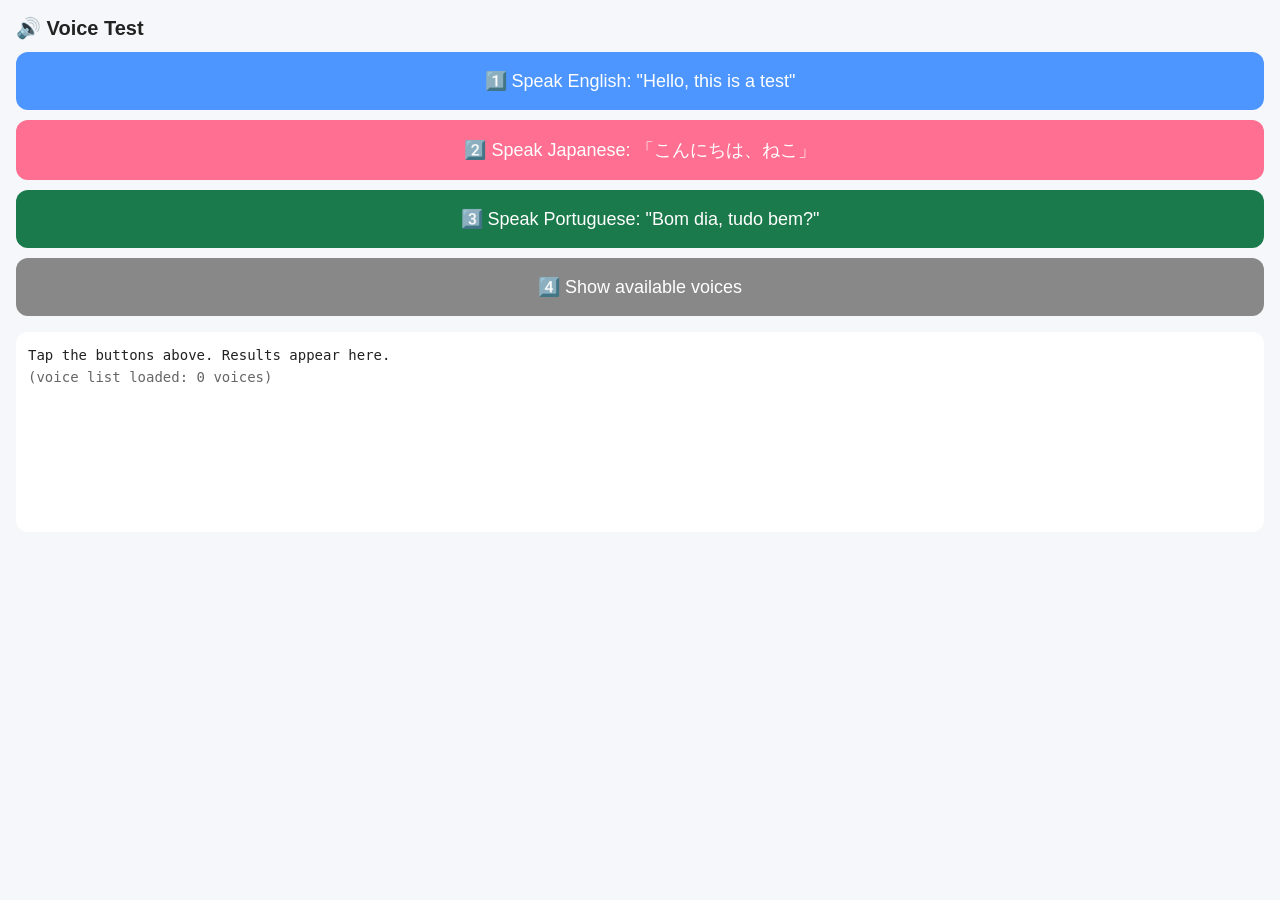
<file: weekly_reports/japanese_game/voice-test.html>
<!DOCTYPE html>
<html lang="en">
<head>
<meta charset="UTF-8">
<meta name="viewport" content="width=device-width, initial-scale=1.0">
<title>Voice Test — にほんご あそび</title>
<style>
  * { box-sizing: border-box; margin: 0; padding: 0; }
  body { font-family: "Segoe UI", sans-serif; padding: 16px; background: #f5f7fa; color: #222; }
  h1 { font-size: 20px; margin-bottom: 12px; }
  button {
    display: block; width: 100%; padding: 18px; margin: 10px 0; font-size: 18px;
    border: none; border-radius: 12px; background: #4d96ff; color: #fff; cursor: pointer;
  }
  button.jp { background: #ff6f91; }
  #log {
    margin-top: 16px; padding: 12px; background: #fff; border-radius: 12px;
    font-family: Consolas, monospace; font-size: 14px; line-height: 1.6;
    white-space: pre-wrap; word-break: break-all; min-height: 200px;
  }
  .ok { color: #2fb344; } .bad { color: #d6336c; } .info { color: #666; }
</style>
</head>
<body>
<h1>🔊 Voice Test</h1>
<button id="test-en">1️⃣ Speak English: "Hello, this is a test"</button>
<button id="test-ja" class="jp">2️⃣ Speak Japanese: 「こんにちは、ねこ」</button>
<button id="test-pt" style="background:#1b7a4b">3️⃣ Speak Portuguese: "Bom dia, tudo bem?"</button>
<button id="list-voices" style="background:#888">4️⃣ Show available voices</button>
<div id="log">Tap the buttons above. Results appear here.</div>
<script>
const log = document.getElementById("log");
function line(msg, cls) {
  const s = document.createElement("div");
  s.textContent = msg;
  if (cls) s.className = cls;
  log.appendChild(s);
}

if (!("speechSynthesis" in window)) {
  line("❌ This browser has NO speech support (speechSynthesis missing).", "bad");
}

function voices() { return speechSynthesis.getVoices(); }

function speakTest(text, lang) {
  speechSynthesis.cancel();
  const u = new SpeechSynthesisUtterance(text);
  u.lang = lang;
  const v = voices().find(v => v.lang.replace("_","-").startsWith(lang.split("-")[0]));
  if (v) { u.voice = v; line("Using voice: " + v.name + " (" + v.lang + ")", "info"); }
  else { line("No installed voice matches " + lang + " — using browser default.", "info"); }
  u.volume = 1;
  u.onstart = () => line("▶ started speaking (" + lang + ") — if you hear nothing, check MEDIA volume.", "ok");
  u.onend   = () => line("✔ finished (" + lang + ")", "ok");
  u.onerror = (e) => line("❌ speech error: " + e.error, "bad");
  setTimeout(() => { speechSynthesis.resume(); speechSynthesis.speak(u); }, 80);
}

document.getElementById("test-en").addEventListener("click", () => speakTest("Hello, this is a test.", "en-US"));
document.getElementById("test-ja").addEventListener("click", () => speakTest("こんにちは、ねこ", "ja-JP"));
document.getElementById("test-pt").addEventListener("click", () => speakTest("Bom dia, tudo bem?", "pt-BR"));
document.getElementById("list-voices").addEventListener("click", () => {
  const all = voices();
  line("Total voices: " + all.length, all.length ? "info" : "bad");
  const ja = all.filter(v => v.lang.replace("_","-").startsWith("ja"));
  if (ja.length) ja.forEach(v => line("✔ Japanese voice: " + v.name + " (" + v.lang + ")", "ok"));
  else line("❌ NO Japanese voice installed on this phone.", "bad");
  all.slice(0, 15).forEach(v => line("   " + v.name + " — " + v.lang, "info"));
  if (all.length > 15) line("   …and " + (all.length - 15) + " more", "info");
});
speechSynthesis.onvoiceschanged = () => line("(voice list loaded: " + voices().length + " voices)", "info");
</script>
</body>
</html>
</file>
